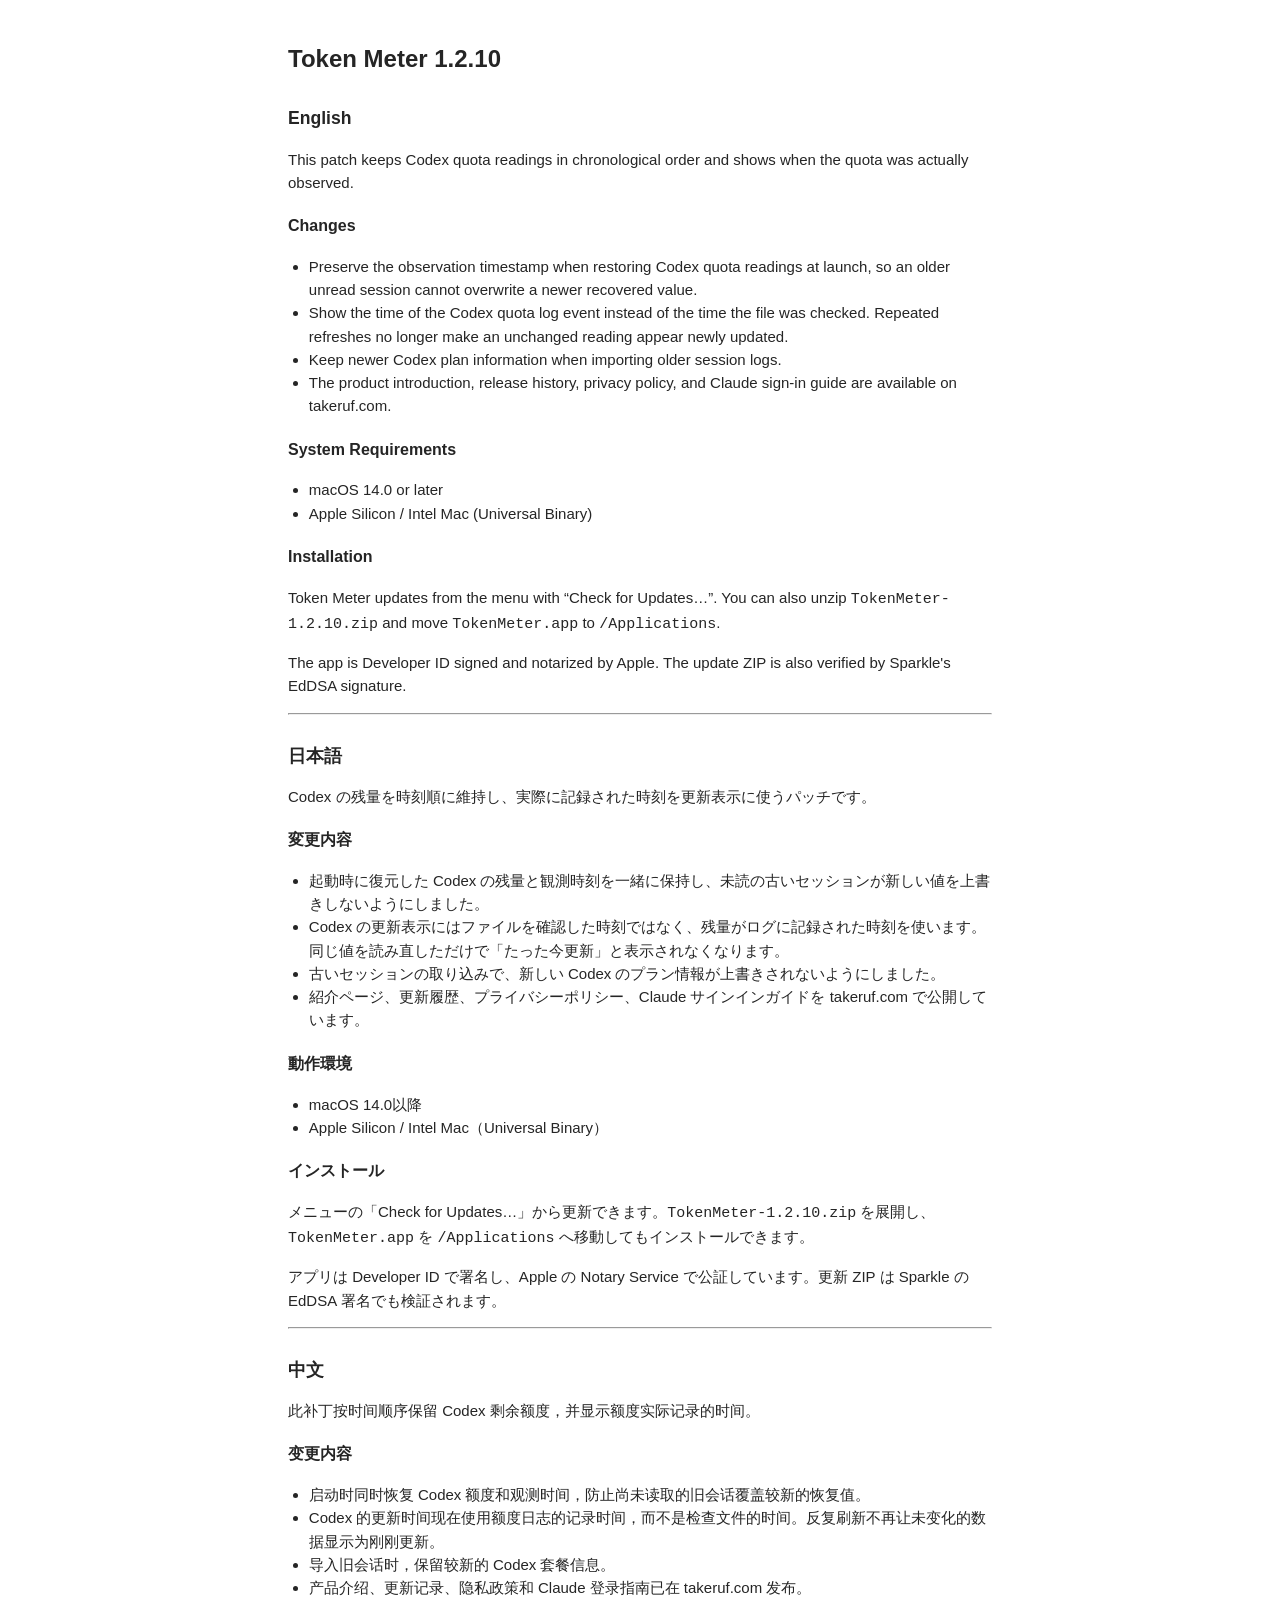
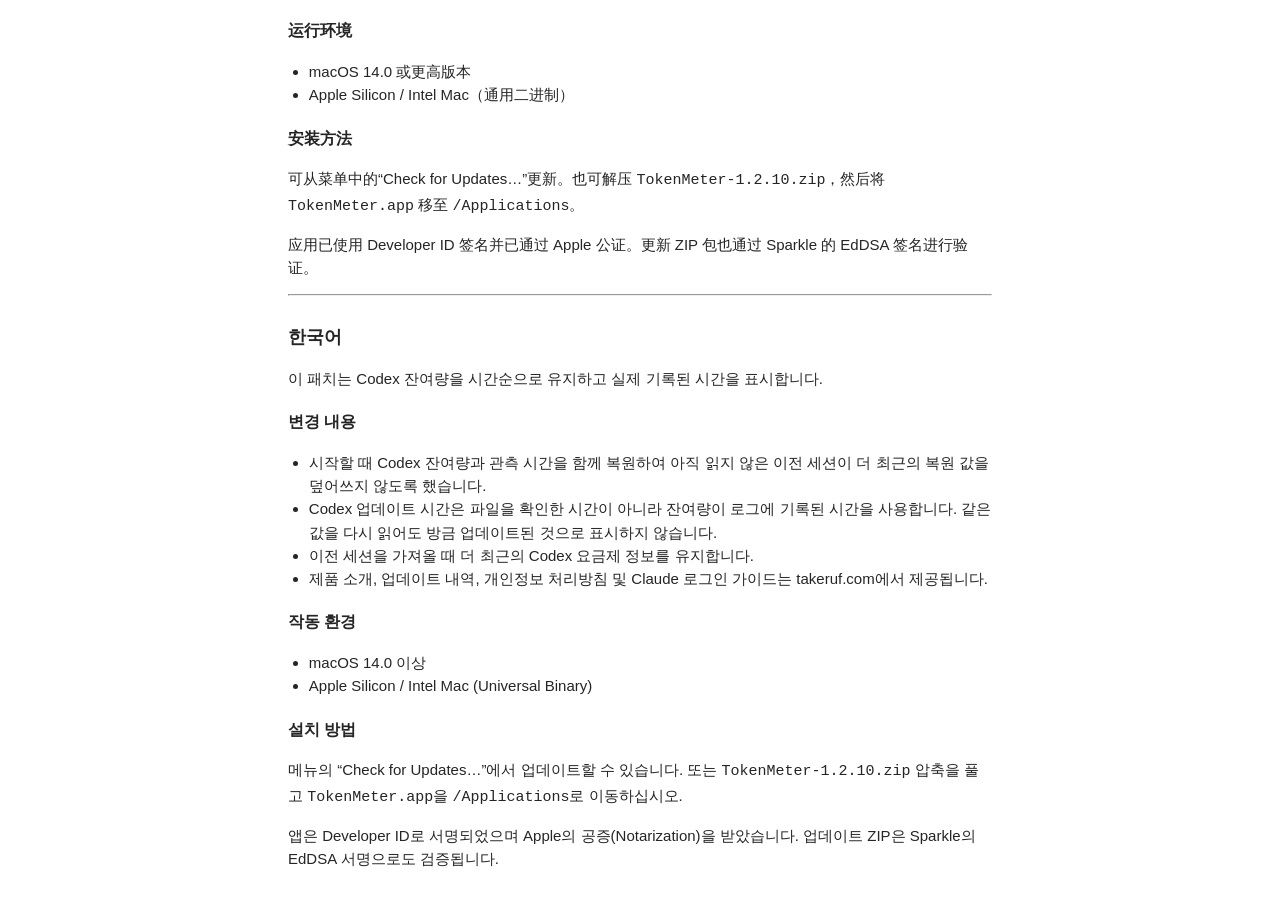
<file: docs/release-notes/v1.2.10.html>
<!doctype html>
<html lang="ja">
<head>
  <meta charset="utf-8">
  <meta name="viewport" content="width=device-width, initial-scale=1">
  <title>Token Meter 1.2.10 Release Notes</title>
  <style>
    body { color: #252525; font: 15px -apple-system, BlinkMacSystemFont, "Helvetica Neue", sans-serif; line-height: 1.55; }
    .notes { max-width: 44rem; margin: 0 auto; padding: 1rem 1.5rem; }
    h1 { font-size: 1.5rem; }
    h2 { font-size: 1.1rem; margin-top: 1.75rem; }
    h3 { font-size: 1rem; margin-top: 1.25rem; }
    ul { padding-left: 1.3rem; }
  </style>
</head>
<body>
<div class="notes">
<h1>Token Meter 1.2.10</h1>
<h2>English</h2>
<p>This patch keeps Codex quota readings in chronological order and shows when the quota was actually observed.</p>
<h3>Changes</h3>
<ul>
<li>Preserve the observation timestamp when restoring Codex quota readings at launch, so an older unread session cannot overwrite a newer recovered value.</li>
<li>Show the time of the Codex quota log event instead of the time the file was checked. Repeated refreshes no longer make an unchanged reading appear newly updated.</li>
<li>Keep newer Codex plan information when importing older session logs.</li>
<li>The product introduction, release history, privacy policy, and Claude sign-in guide are available on takeruf.com.</li>
</ul>
<h3>System Requirements</h3>
<ul>
<li>macOS 14.0 or later</li>
<li>Apple Silicon / Intel Mac (Universal Binary)</li>
</ul>
<h3>Installation</h3>
<p>Token Meter updates from the menu with “Check for Updates…”. You can also unzip <code>TokenMeter-1.2.10.zip</code> and move <code>TokenMeter.app</code> to <code>/Applications</code>.</p>
<p>The app is Developer ID signed and notarized by Apple. The update ZIP is also verified by Sparkle&#39;s EdDSA signature.</p>
<hr>
<h2>日本語</h2>
<p>Codex の残量を時刻順に維持し、実際に記録された時刻を更新表示に使うパッチです。</p>
<h3>変更内容</h3>
<ul>
<li>起動時に復元した Codex の残量と観測時刻を一緒に保持し、未読の古いセッションが新しい値を上書きしないようにしました。</li>
<li>Codex の更新表示にはファイルを確認した時刻ではなく、残量がログに記録された時刻を使います。同じ値を読み直しただけで「たった今更新」と表示されなくなります。</li>
<li>古いセッションの取り込みで、新しい Codex のプラン情報が上書きされないようにしました。</li>
<li>紹介ページ、更新履歴、プライバシーポリシー、Claude サインインガイドを takeruf.com で公開しています。</li>
</ul>
<h3>動作環境</h3>
<ul>
<li>macOS 14.0以降</li>
<li>Apple Silicon / Intel Mac（Universal Binary）</li>
</ul>
<h3>インストール</h3>
<p>メニューの「Check for Updates…」から更新できます。<code>TokenMeter-1.2.10.zip</code> を展開し、<code>TokenMeter.app</code> を <code>/Applications</code> へ移動してもインストールできます。</p>
<p>アプリは Developer ID で署名し、Apple の Notary Service で公証しています。更新 ZIP は Sparkle の EdDSA 署名でも検証されます。</p>
<hr>
<h2>中文</h2>
<p>此补丁按时间顺序保留 Codex 剩余额度，并显示额度实际记录的时间。</p>
<h3>变更内容</h3>
<ul>
<li>启动时同时恢复 Codex 额度和观测时间，防止尚未读取的旧会话覆盖较新的恢复值。</li>
<li>Codex 的更新时间现在使用额度日志的记录时间，而不是检查文件的时间。反复刷新不再让未变化的数据显示为刚刚更新。</li>
<li>导入旧会话时，保留较新的 Codex 套餐信息。</li>
<li>产品介绍、更新记录、隐私政策和 Claude 登录指南已在 takeruf.com 发布。</li>
</ul>
<h3>运行环境</h3>
<ul>
<li>macOS 14.0 或更高版本</li>
<li>Apple Silicon / Intel Mac（通用二进制）</li>
</ul>
<h3>安装方法</h3>
<p>可从菜单中的“Check for Updates…”更新。也可解压 <code>TokenMeter-1.2.10.zip</code>，然后将 <code>TokenMeter.app</code> 移至 <code>/Applications</code>。</p>
<p>应用已使用 Developer ID 签名并已通过 Apple 公证。更新 ZIP 包也通过 Sparkle 的 EdDSA 签名进行验证。</p>
<hr>
<h2>한국어</h2>
<p>이 패치는 Codex 잔여량을 시간순으로 유지하고 실제 기록된 시간을 표시합니다.</p>
<h3>변경 내용</h3>
<ul>
<li>시작할 때 Codex 잔여량과 관측 시간을 함께 복원하여 아직 읽지 않은 이전 세션이 더 최근의 복원 값을 덮어쓰지 않도록 했습니다.</li>
<li>Codex 업데이트 시간은 파일을 확인한 시간이 아니라 잔여량이 로그에 기록된 시간을 사용합니다. 같은 값을 다시 읽어도 방금 업데이트된 것으로 표시하지 않습니다.</li>
<li>이전 세션을 가져올 때 더 최근의 Codex 요금제 정보를 유지합니다.</li>
<li>제품 소개, 업데이트 내역, 개인정보 처리방침 및 Claude 로그인 가이드는 takeruf.com에서 제공됩니다.</li>
</ul>
<h3>작동 환경</h3>
<ul>
<li>macOS 14.0 이상</li>
<li>Apple Silicon / Intel Mac (Universal Binary)</li>
</ul>
<h3>설치 방법</h3>
<p>메뉴의 “Check for Updates…”에서 업데이트할 수 있습니다. 또는 <code>TokenMeter-1.2.10.zip</code> 압축을 풀고 <code>TokenMeter.app</code>을 <code>/Applications</code>로 이동하십시오.</p>
<p>앱은 Developer ID로 서명되었으며 Apple의 공증(Notarization)을 받았습니다. 업데이트 ZIP은 Sparkle의 EdDSA 서명으로도 검증됩니다.</p>

</div>
</body>
</html>
</file>
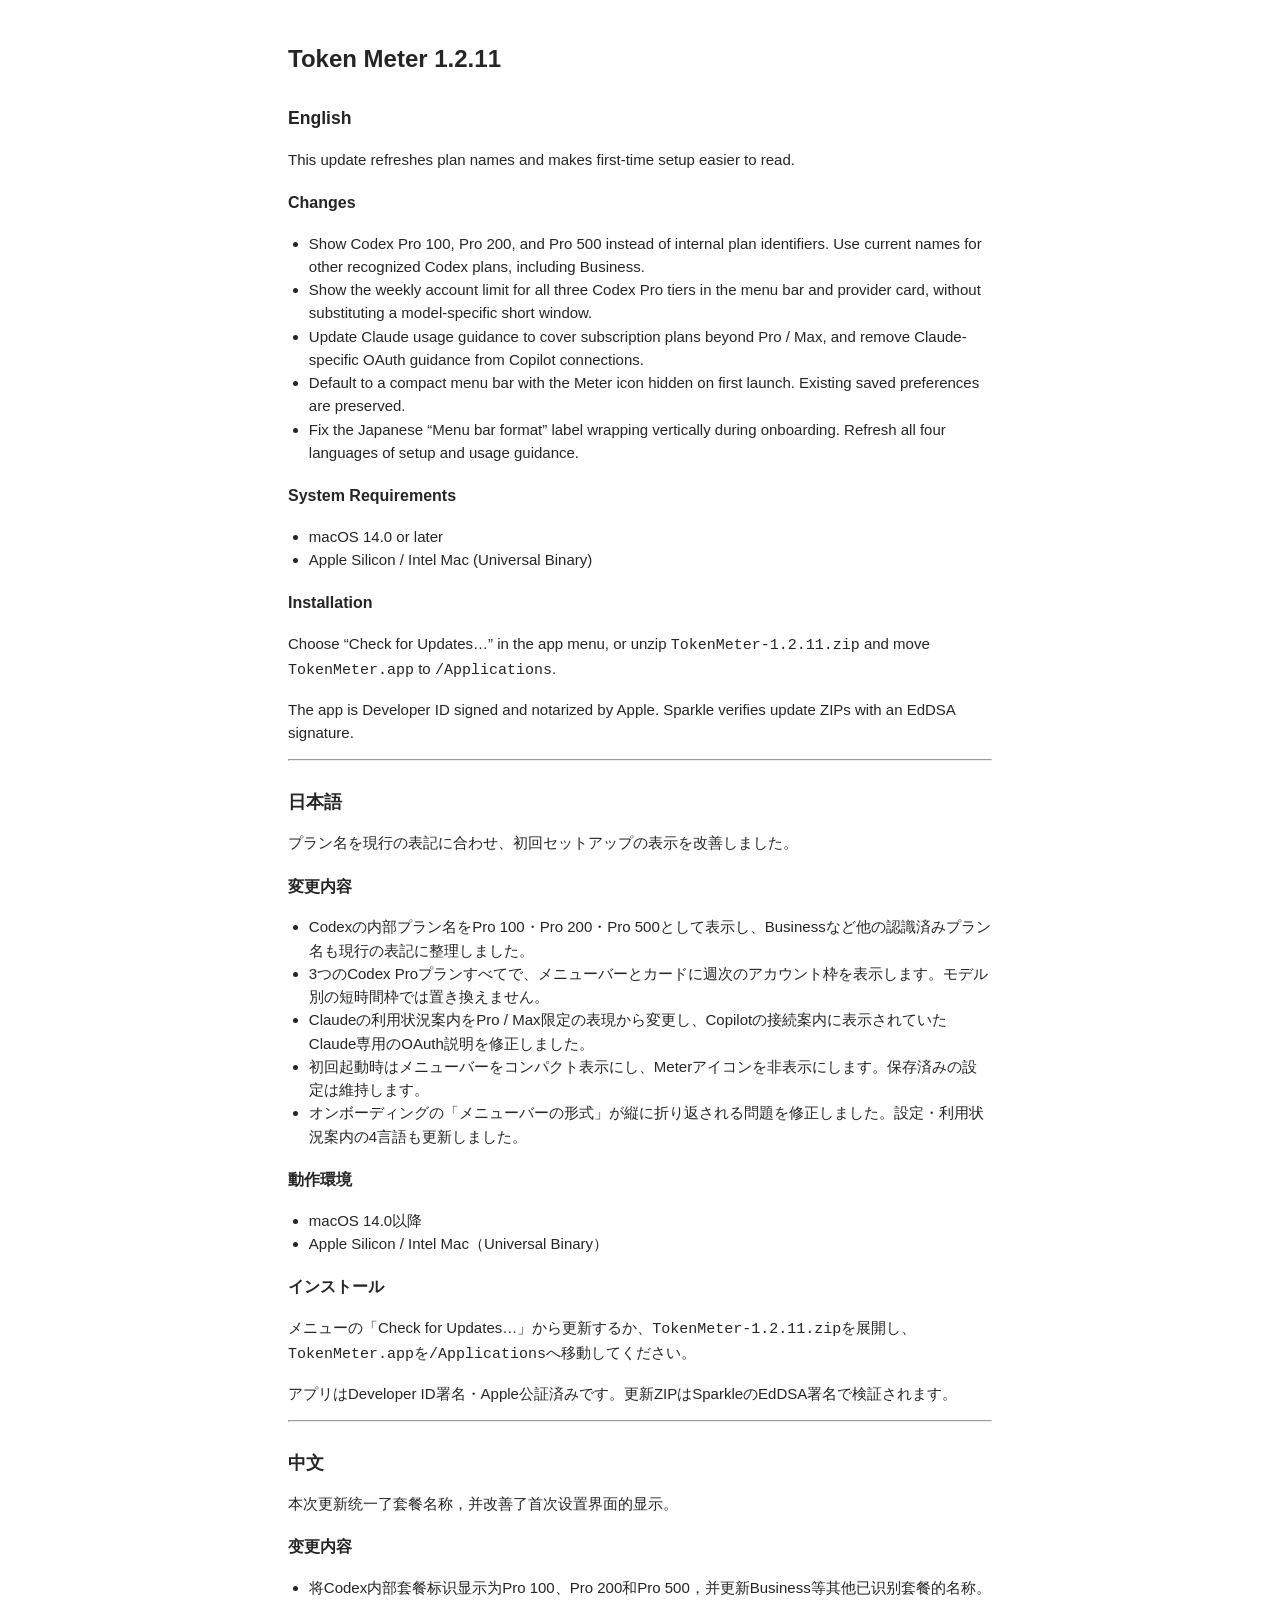
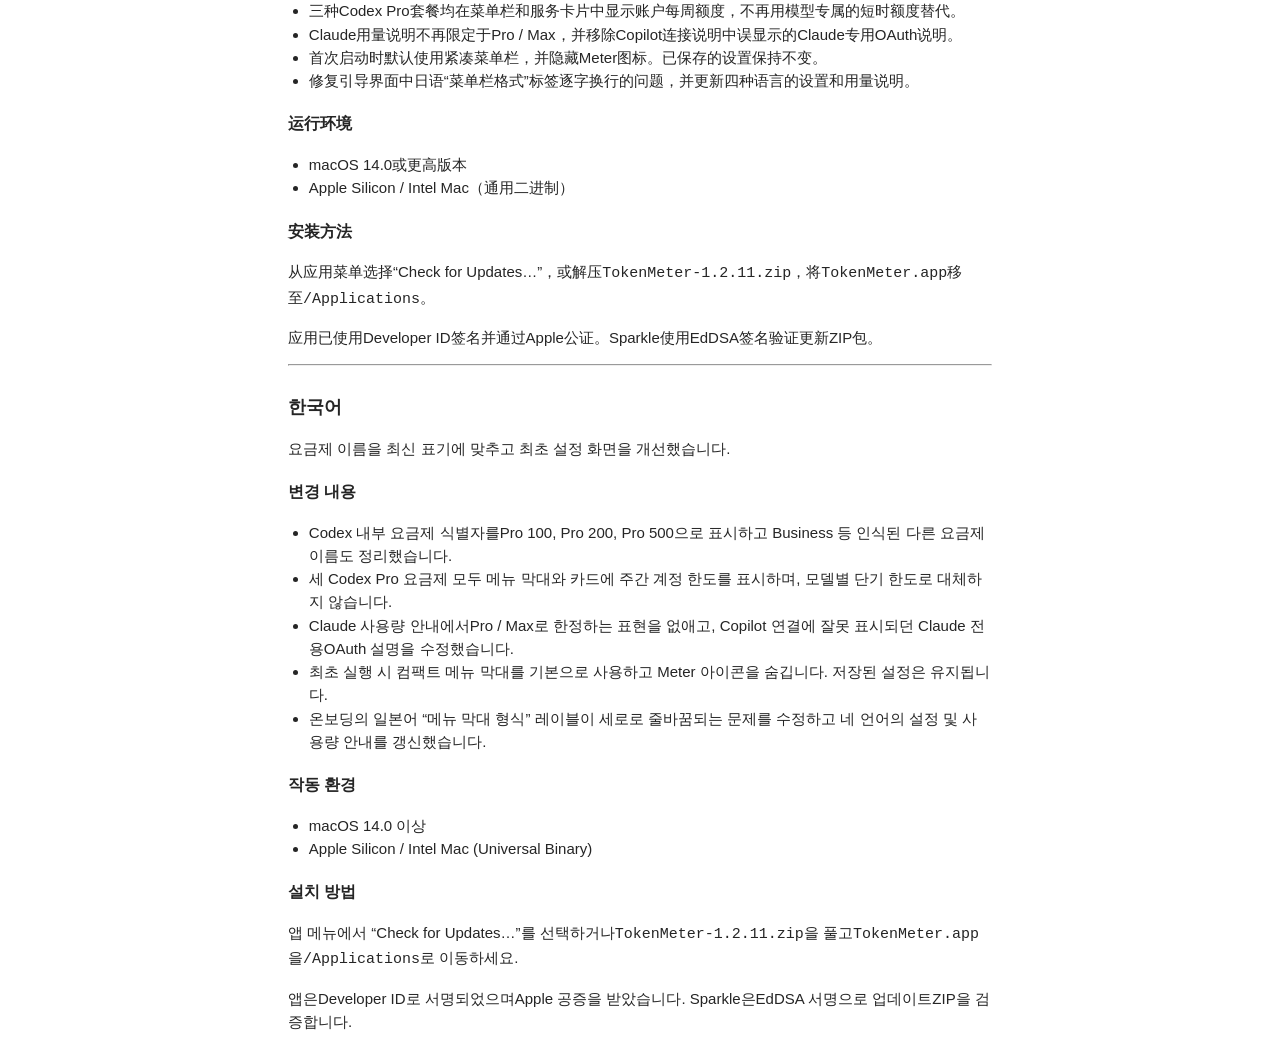
<file: docs/release-notes/v1.2.11.html>
<!doctype html>
<html lang="ja">
<head>
  <meta charset="utf-8">
  <meta name="viewport" content="width=device-width, initial-scale=1">
  <title>Token Meter 1.2.11 Release Notes</title>
  <style>
    body { color: #252525; font: 15px -apple-system, BlinkMacSystemFont, "Helvetica Neue", sans-serif; line-height: 1.55; }
    .notes { max-width: 44rem; margin: 0 auto; padding: 1rem 1.5rem; }
    h1 { font-size: 1.5rem; }
    h2 { font-size: 1.1rem; margin-top: 1.75rem; }
    h3 { font-size: 1rem; margin-top: 1.25rem; }
    ul { padding-left: 1.3rem; }
  </style>
</head>
<body>
<div class="notes">
<h1>Token Meter 1.2.11</h1>
<h2>English</h2>
<p>This update refreshes plan names and makes first-time setup easier to read.</p>
<h3>Changes</h3>
<ul>
<li>Show Codex Pro 100, Pro 200, and Pro 500 instead of internal plan identifiers. Use current names for other recognized Codex plans, including Business.</li>
<li>Show the weekly account limit for all three Codex Pro tiers in the menu bar and provider card, without substituting a model-specific short window.</li>
<li>Update Claude usage guidance to cover subscription plans beyond Pro / Max, and remove Claude-specific OAuth guidance from Copilot connections.</li>
<li>Default to a compact menu bar with the Meter icon hidden on first launch. Existing saved preferences are preserved.</li>
<li>Fix the Japanese “Menu bar format” label wrapping vertically during onboarding. Refresh all four languages of setup and usage guidance.</li>
</ul>
<h3>System Requirements</h3>
<ul>
<li>macOS 14.0 or later</li>
<li>Apple Silicon / Intel Mac (Universal Binary)</li>
</ul>
<h3>Installation</h3>
<p>Choose “Check for Updates…” in the app menu, or unzip <code>TokenMeter-1.2.11.zip</code> and move <code>TokenMeter.app</code> to <code>/Applications</code>.</p>
<p>The app is Developer ID signed and notarized by Apple. Sparkle verifies update ZIPs with an EdDSA signature.</p>
<hr>
<h2>日本語</h2>
<p>プラン名を現行の表記に合わせ、初回セットアップの表示を改善しました。</p>
<h3>変更内容</h3>
<ul>
<li>Codexの内部プラン名をPro 100・Pro 200・Pro 500として表示し、Businessなど他の認識済みプラン名も現行の表記に整理しました。</li>
<li>3つのCodex Proプランすべてで、メニューバーとカードに週次のアカウント枠を表示します。モデル別の短時間枠では置き換えません。</li>
<li>Claudeの利用状況案内をPro / Max限定の表現から変更し、Copilotの接続案内に表示されていたClaude専用のOAuth説明を修正しました。</li>
<li>初回起動時はメニューバーをコンパクト表示にし、Meterアイコンを非表示にします。保存済みの設定は維持します。</li>
<li>オンボーディングの「メニューバーの形式」が縦に折り返される問題を修正しました。設定・利用状況案内の4言語も更新しました。</li>
</ul>
<h3>動作環境</h3>
<ul>
<li>macOS 14.0以降</li>
<li>Apple Silicon / Intel Mac（Universal Binary）</li>
</ul>
<h3>インストール</h3>
<p>メニューの「Check for Updates…」から更新するか、<code>TokenMeter-1.2.11.zip</code>を展開し、<code>TokenMeter.app</code>を<code>/Applications</code>へ移動してください。</p>
<p>アプリはDeveloper ID署名・Apple公証済みです。更新ZIPはSparkleのEdDSA署名で検証されます。</p>
<hr>
<h2>中文</h2>
<p>本次更新统一了套餐名称，并改善了首次设置界面的显示。</p>
<h3>变更内容</h3>
<ul>
<li>将Codex内部套餐标识显示为Pro 100、Pro 200和Pro 500，并更新Business等其他已识别套餐的名称。</li>
<li>三种Codex Pro套餐均在菜单栏和服务卡片中显示账户每周额度，不再用模型专属的短时额度替代。</li>
<li>Claude用量说明不再限定于Pro / Max，并移除Copilot连接说明中误显示的Claude专用OAuth说明。</li>
<li>首次启动时默认使用紧凑菜单栏，并隐藏Meter图标。已保存的设置保持不变。</li>
<li>修复引导界面中日语“菜单栏格式”标签逐字换行的问题，并更新四种语言的设置和用量说明。</li>
</ul>
<h3>运行环境</h3>
<ul>
<li>macOS 14.0或更高版本</li>
<li>Apple Silicon / Intel Mac（通用二进制）</li>
</ul>
<h3>安装方法</h3>
<p>从应用菜单选择“Check for Updates…”，或解压<code>TokenMeter-1.2.11.zip</code>，将<code>TokenMeter.app</code>移至<code>/Applications</code>。</p>
<p>应用已使用Developer ID签名并通过Apple公证。Sparkle使用EdDSA签名验证更新ZIP包。</p>
<hr>
<h2>한국어</h2>
<p>요금제 이름을 최신 표기에 맞추고 최초 설정 화면을 개선했습니다.</p>
<h3>변경 내용</h3>
<ul>
<li>Codex 내부 요금제 식별자를Pro 100, Pro 200, Pro 500으로 표시하고 Business 등 인식된 다른 요금제 이름도 정리했습니다.</li>
<li>세 Codex Pro 요금제 모두 메뉴 막대와 카드에 주간 계정 한도를 표시하며, 모델별 단기 한도로 대체하지 않습니다.</li>
<li>Claude 사용량 안내에서Pro / Max로 한정하는 표현을 없애고, Copilot 연결에 잘못 표시되던 Claude 전용OAuth 설명을 수정했습니다.</li>
<li>최초 실행 시 컴팩트 메뉴 막대를 기본으로 사용하고 Meter 아이콘을 숨깁니다. 저장된 설정은 유지됩니다.</li>
<li>온보딩의 일본어 “메뉴 막대 형식” 레이블이 세로로 줄바꿈되는 문제를 수정하고 네 언어의 설정 및 사용량 안내를 갱신했습니다.</li>
</ul>
<h3>작동 환경</h3>
<ul>
<li>macOS 14.0 이상</li>
<li>Apple Silicon / Intel Mac (Universal Binary)</li>
</ul>
<h3>설치 방법</h3>
<p>앱 메뉴에서 “Check for Updates…”를 선택하거나<code>TokenMeter-1.2.11.zip</code>을 풀고<code>TokenMeter.app</code>을<code>/Applications</code>로 이동하세요.</p>
<p>앱은Developer ID로 서명되었으며Apple 공증을 받았습니다. Sparkle은EdDSA 서명으로 업데이트ZIP을 검증합니다.</p>

</div>
</body>
</html>
</file>
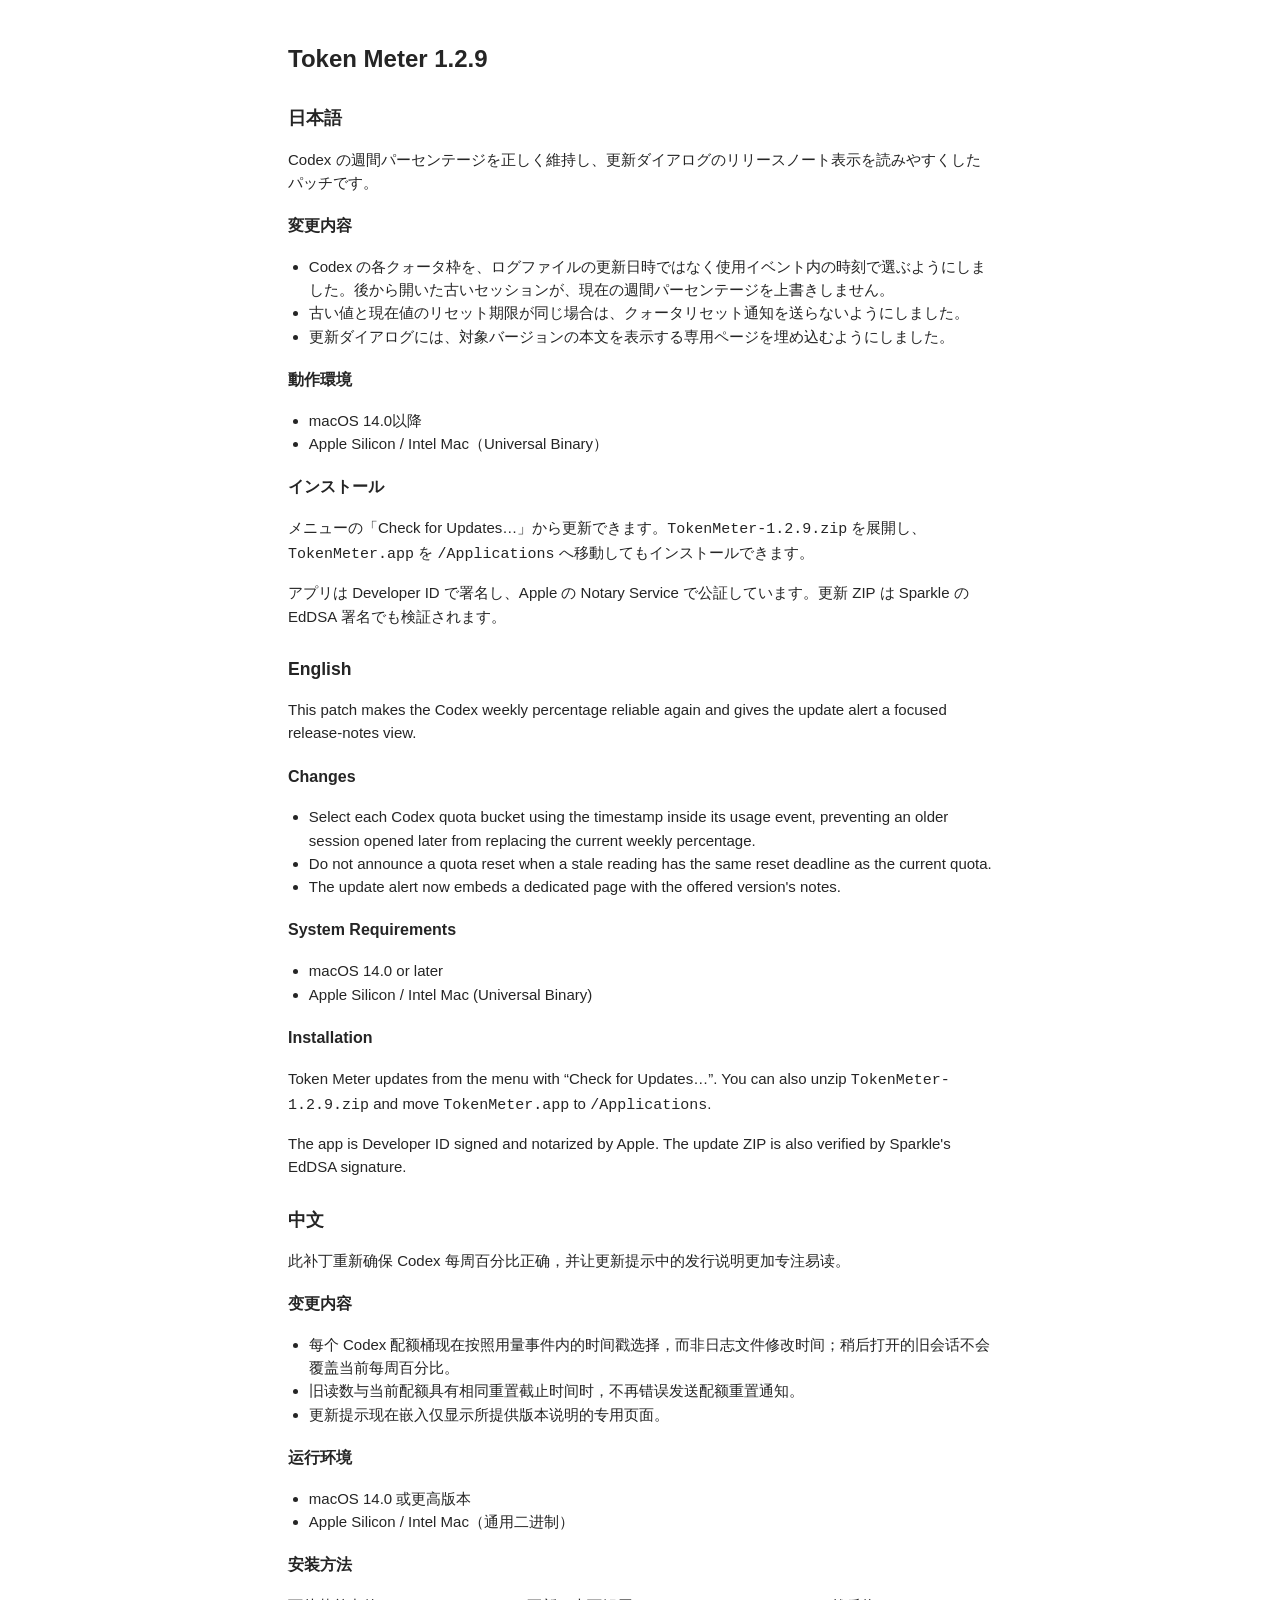
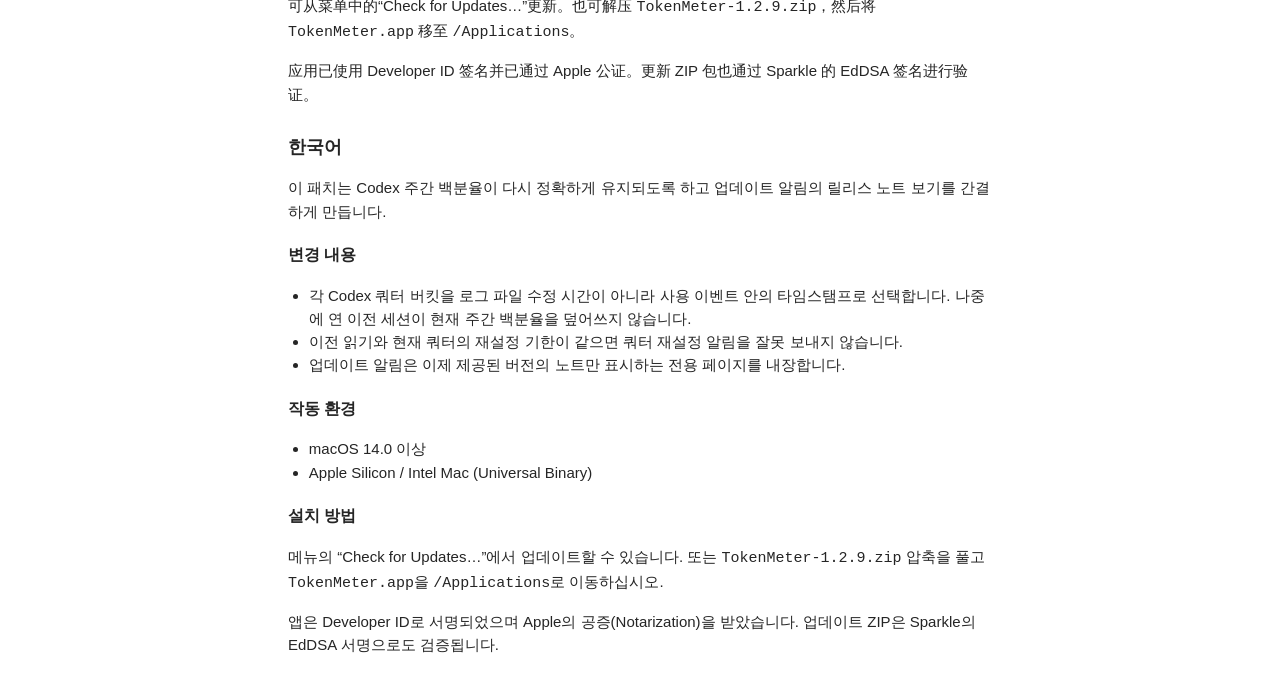
<file: docs/release-notes/v1.2.9.html>
<!doctype html>
<html lang="ja">
<head>
  <meta charset="utf-8">
  <meta name="viewport" content="width=device-width, initial-scale=1">
  <title>Token Meter 1.2.9 Release Notes</title>
  <style>
    body { color: #252525; font: 15px -apple-system, BlinkMacSystemFont, "Helvetica Neue", sans-serif; line-height: 1.55; }
    .notes { max-width: 44rem; margin: 0 auto; padding: 1rem 1.5rem; }
    h1 { font-size: 1.5rem; }
    h2 { font-size: 1.1rem; margin-top: 1.75rem; }
    h3 { font-size: 1rem; margin-top: 1.25rem; }
    ul { padding-left: 1.3rem; }
  </style>
</head>
<body>
  <div class="notes">
    <h1>Token Meter 1.2.9</h1>

    <h2>日本語</h2>
    <p>Codex の週間パーセンテージを正しく維持し、更新ダイアログのリリースノート表示を読みやすくしたパッチです。</p>
    <h3>変更内容</h3>
    <ul>
      <li>Codex の各クォータ枠を、ログファイルの更新日時ではなく使用イベント内の時刻で選ぶようにしました。後から開いた古いセッションが、現在の週間パーセンテージを上書きしません。</li>
      <li>古い値と現在値のリセット期限が同じ場合は、クォータリセット通知を送らないようにしました。</li>
      <li>更新ダイアログには、対象バージョンの本文を表示する専用ページを埋め込むようにしました。</li>
    </ul>
    <h3>動作環境</h3>
    <ul><li>macOS 14.0以降</li><li>Apple Silicon / Intel Mac（Universal Binary）</li></ul>
    <h3>インストール</h3>
    <p>メニューの「Check for Updates…」から更新できます。<code>TokenMeter-1.2.9.zip</code> を展開し、<code>TokenMeter.app</code> を <code>/Applications</code> へ移動してもインストールできます。</p>
    <p>アプリは Developer ID で署名し、Apple の Notary Service で公証しています。更新 ZIP は Sparkle の EdDSA 署名でも検証されます。</p>

    <h2>English</h2>
    <p>This patch makes the Codex weekly percentage reliable again and gives the update alert a focused release-notes view.</p>
    <h3>Changes</h3>
    <ul>
      <li>Select each Codex quota bucket using the timestamp inside its usage event, preventing an older session opened later from replacing the current weekly percentage.</li>
      <li>Do not announce a quota reset when a stale reading has the same reset deadline as the current quota.</li>
      <li>The update alert now embeds a dedicated page with the offered version's notes.</li>
    </ul>
    <h3>System Requirements</h3>
    <ul><li>macOS 14.0 or later</li><li>Apple Silicon / Intel Mac (Universal Binary)</li></ul>
    <h3>Installation</h3>
    <p>Token Meter updates from the menu with “Check for Updates…”. You can also unzip <code>TokenMeter-1.2.9.zip</code> and move <code>TokenMeter.app</code> to <code>/Applications</code>.</p>
    <p>The app is Developer ID signed and notarized by Apple. The update ZIP is also verified by Sparkle's EdDSA signature.</p>

    <h2>中文</h2>
    <p>此补丁重新确保 Codex 每周百分比正确，并让更新提示中的发行说明更加专注易读。</p>
    <h3>变更内容</h3>
    <ul>
      <li>每个 Codex 配额桶现在按照用量事件内的时间戳选择，而非日志文件修改时间；稍后打开的旧会话不会覆盖当前每周百分比。</li>
      <li>旧读数与当前配额具有相同重置截止时间时，不再错误发送配额重置通知。</li>
      <li>更新提示现在嵌入仅显示所提供版本说明的专用页面。</li>
    </ul>
    <h3>运行环境</h3>
    <ul><li>macOS 14.0 或更高版本</li><li>Apple Silicon / Intel Mac（通用二进制）</li></ul>
    <h3>安装方法</h3>
    <p>可从菜单中的“Check for Updates…”更新。也可解压 <code>TokenMeter-1.2.9.zip</code>，然后将 <code>TokenMeter.app</code> 移至 <code>/Applications</code>。</p>
    <p>应用已使用 Developer ID 签名并已通过 Apple 公证。更新 ZIP 包也通过 Sparkle 的 EdDSA 签名进行验证。</p>

    <h2>한국어</h2>
    <p>이 패치는 Codex 주간 백분율이 다시 정확하게 유지되도록 하고 업데이트 알림의 릴리스 노트 보기를 간결하게 만듭니다.</p>
    <h3>변경 내용</h3>
    <ul>
      <li>각 Codex 쿼터 버킷을 로그 파일 수정 시간이 아니라 사용 이벤트 안의 타임스탬프로 선택합니다. 나중에 연 이전 세션이 현재 주간 백분율을 덮어쓰지 않습니다.</li>
      <li>이전 읽기와 현재 쿼터의 재설정 기한이 같으면 쿼터 재설정 알림을 잘못 보내지 않습니다.</li>
      <li>업데이트 알림은 이제 제공된 버전의 노트만 표시하는 전용 페이지를 내장합니다.</li>
    </ul>
    <h3>작동 환경</h3>
    <ul><li>macOS 14.0 이상</li><li>Apple Silicon / Intel Mac (Universal Binary)</li></ul>
    <h3>설치 방법</h3>
    <p>메뉴의 “Check for Updates…”에서 업데이트할 수 있습니다. 또는 <code>TokenMeter-1.2.9.zip</code> 압축을 풀고 <code>TokenMeter.app</code>을 <code>/Applications</code>로 이동하십시오.</p>
    <p>앱은 Developer ID로 서명되었으며 Apple의 공증(Notarization)을 받았습니다. 업데이트 ZIP은 Sparkle의 EdDSA 서명으로도 검증됩니다.</p>
  </div>
</body>
</html>
</file>
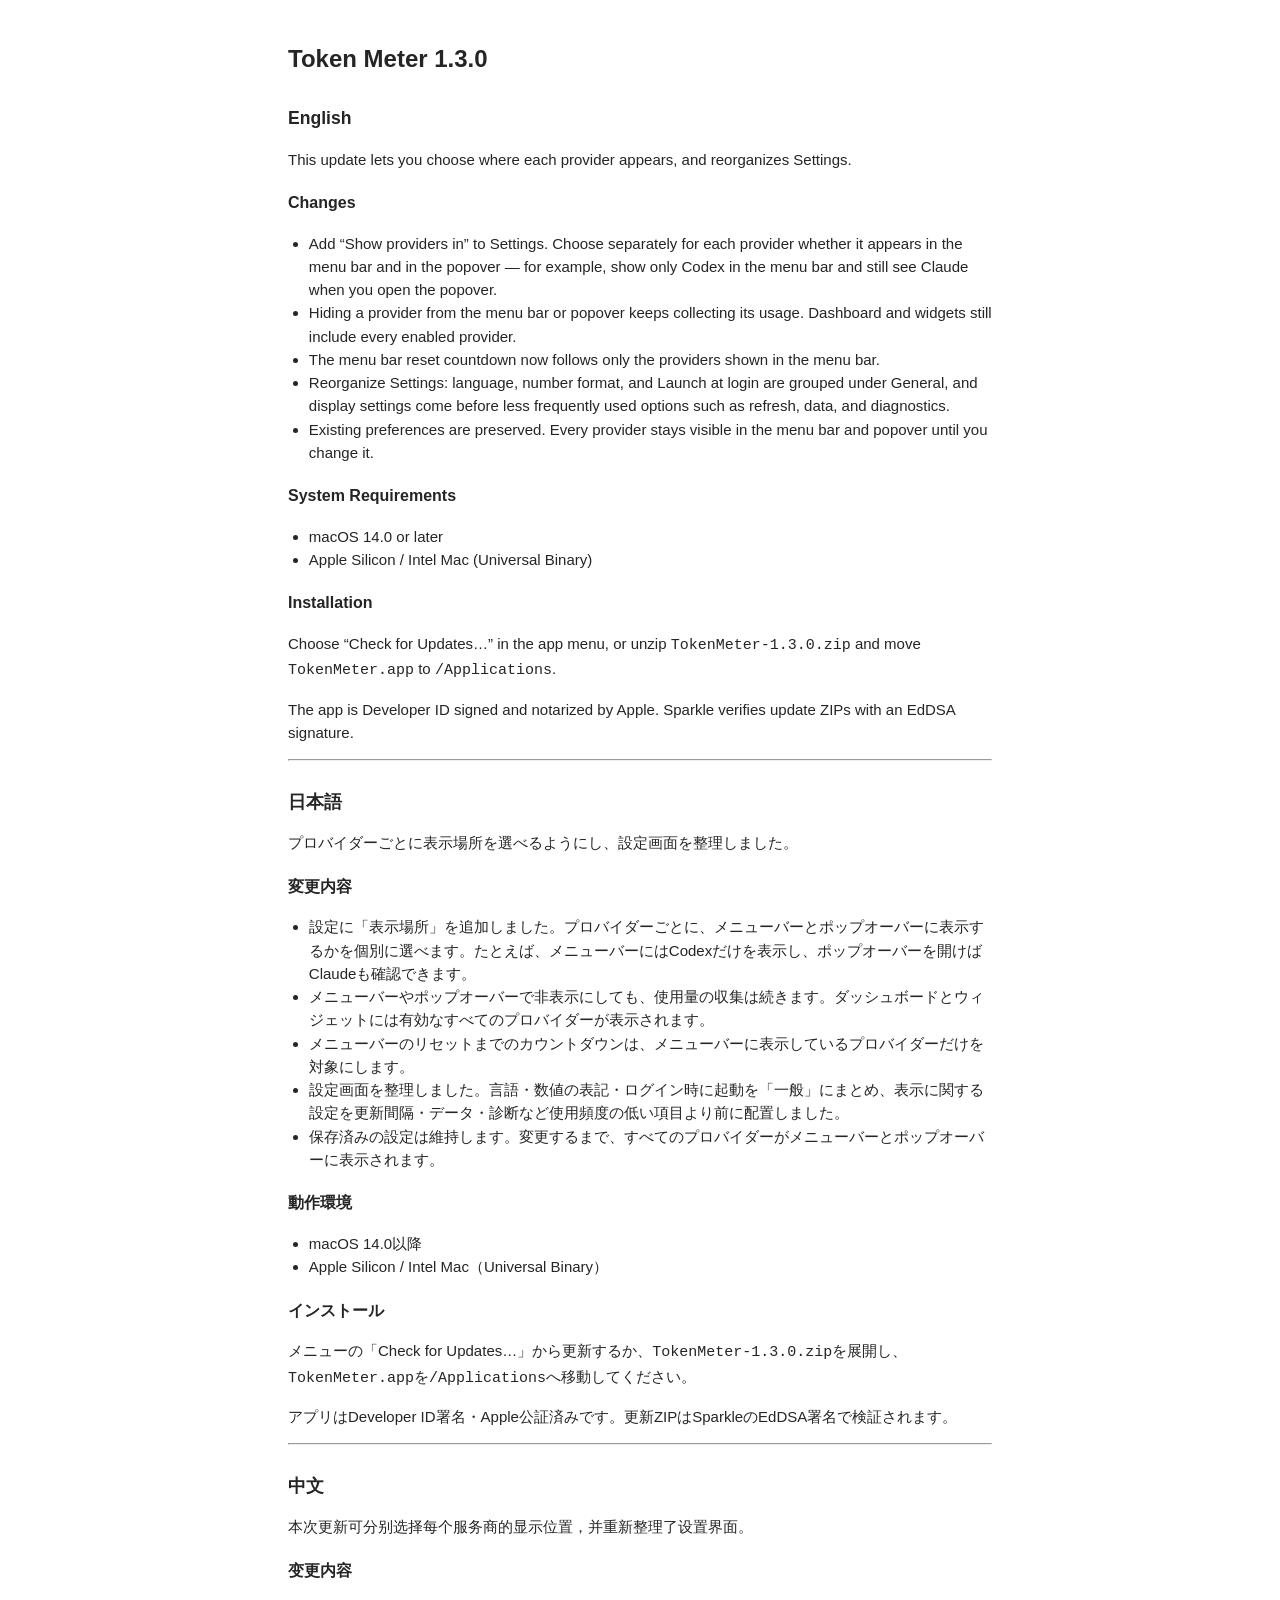
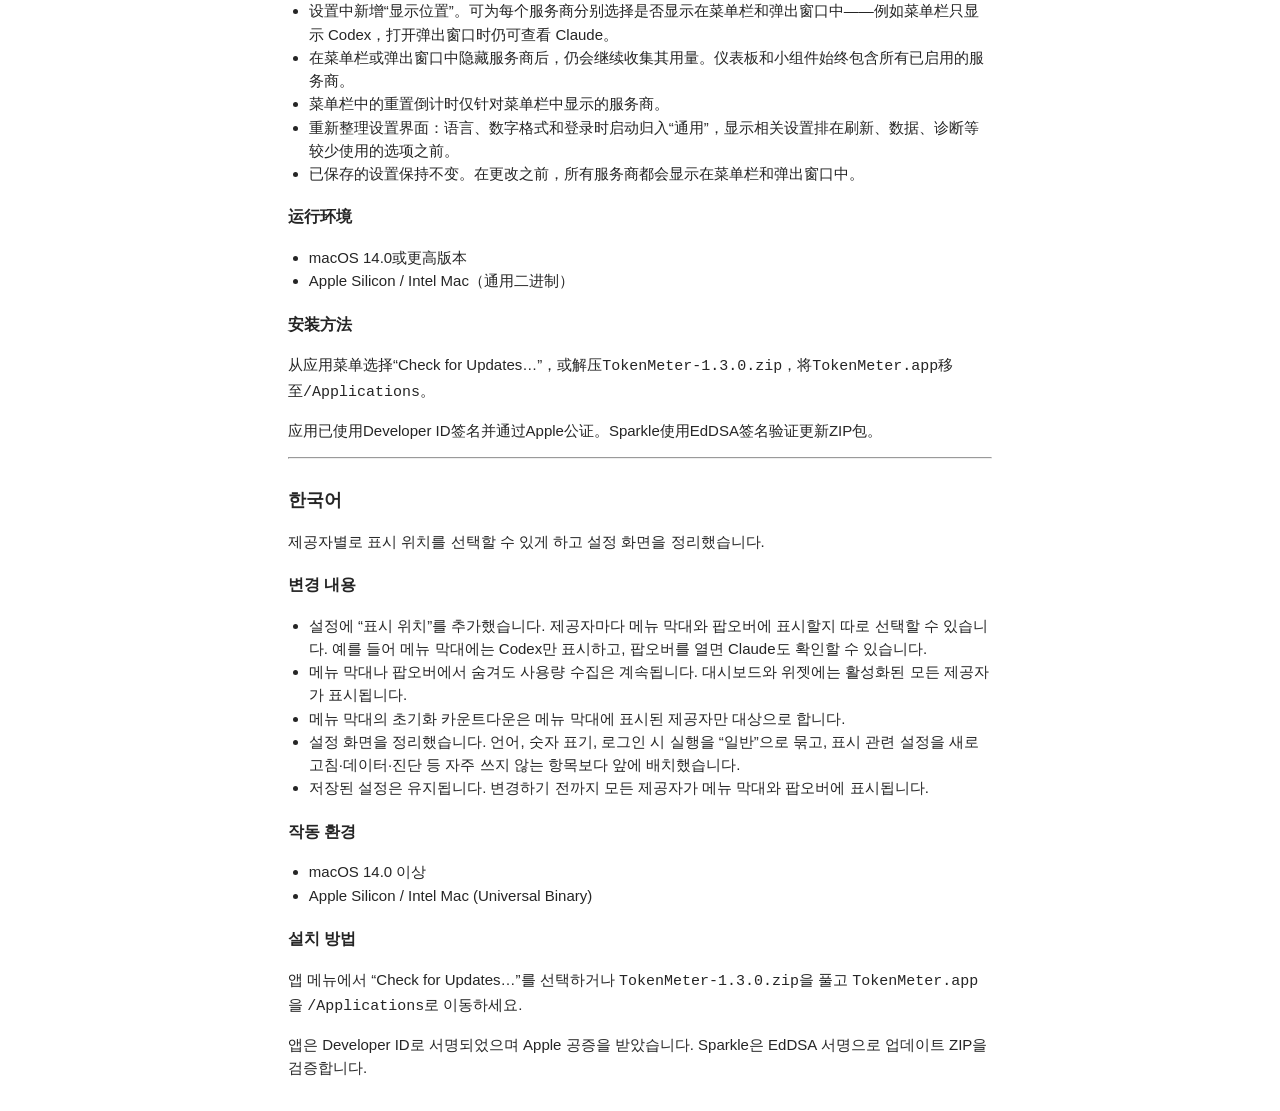
<file: docs/release-notes/v1.3.0.html>
<!doctype html>
<html lang="ja">
<head>
  <meta charset="utf-8">
  <meta name="viewport" content="width=device-width, initial-scale=1">
  <title>Token Meter 1.3.0 Release Notes</title>
  <style>
    body { color: #252525; font: 15px -apple-system, BlinkMacSystemFont, "Helvetica Neue", sans-serif; line-height: 1.55; }
    .notes { max-width: 44rem; margin: 0 auto; padding: 1rem 1.5rem; }
    h1 { font-size: 1.5rem; }
    h2 { font-size: 1.1rem; margin-top: 1.75rem; }
    h3 { font-size: 1rem; margin-top: 1.25rem; }
    ul { padding-left: 1.3rem; }
  </style>
</head>
<body>
<div class="notes">
<h1>Token Meter 1.3.0</h1>
<h2>English</h2>
<p>This update lets you choose where each provider appears, and reorganizes Settings.</p>
<h3>Changes</h3>
<ul>
<li>Add “Show providers in” to Settings. Choose separately for each provider whether it appears in the menu bar and in the popover — for example, show only Codex in the menu bar and still see Claude when you open the popover.</li>
<li>Hiding a provider from the menu bar or popover keeps collecting its usage. Dashboard and widgets still include every enabled provider.</li>
<li>The menu bar reset countdown now follows only the providers shown in the menu bar.</li>
<li>Reorganize Settings: language, number format, and Launch at login are grouped under General, and display settings come before less frequently used options such as refresh, data, and diagnostics.</li>
<li>Existing preferences are preserved. Every provider stays visible in the menu bar and popover until you change it.</li>
</ul>
<h3>System Requirements</h3>
<ul>
<li>macOS 14.0 or later</li>
<li>Apple Silicon / Intel Mac (Universal Binary)</li>
</ul>
<h3>Installation</h3>
<p>Choose “Check for Updates…” in the app menu, or unzip <code>TokenMeter-1.3.0.zip</code> and move <code>TokenMeter.app</code> to <code>/Applications</code>.</p>
<p>The app is Developer ID signed and notarized by Apple. Sparkle verifies update ZIPs with an EdDSA signature.</p>
<hr>
<h2>日本語</h2>
<p>プロバイダーごとに表示場所を選べるようにし、設定画面を整理しました。</p>
<h3>変更内容</h3>
<ul>
<li>設定に「表示場所」を追加しました。プロバイダーごとに、メニューバーとポップオーバーに表示するかを個別に選べます。たとえば、メニューバーにはCodexだけを表示し、ポップオーバーを開けばClaudeも確認できます。</li>
<li>メニューバーやポップオーバーで非表示にしても、使用量の収集は続きます。ダッシュボードとウィジェットには有効なすべてのプロバイダーが表示されます。</li>
<li>メニューバーのリセットまでのカウントダウンは、メニューバーに表示しているプロバイダーだけを対象にします。</li>
<li>設定画面を整理しました。言語・数値の表記・ログイン時に起動を「一般」にまとめ、表示に関する設定を更新間隔・データ・診断など使用頻度の低い項目より前に配置しました。</li>
<li>保存済みの設定は維持します。変更するまで、すべてのプロバイダーがメニューバーとポップオーバーに表示されます。</li>
</ul>
<h3>動作環境</h3>
<ul>
<li>macOS 14.0以降</li>
<li>Apple Silicon / Intel Mac（Universal Binary）</li>
</ul>
<h3>インストール</h3>
<p>メニューの「Check for Updates…」から更新するか、<code>TokenMeter-1.3.0.zip</code>を展開し、<code>TokenMeter.app</code>を<code>/Applications</code>へ移動してください。</p>
<p>アプリはDeveloper ID署名・Apple公証済みです。更新ZIPはSparkleのEdDSA署名で検証されます。</p>
<hr>
<h2>中文</h2>
<p>本次更新可分别选择每个服务商的显示位置，并重新整理了设置界面。</p>
<h3>变更内容</h3>
<ul>
<li>设置中新增“显示位置”。可为每个服务商分别选择是否显示在菜单栏和弹出窗口中——例如菜单栏只显示 Codex，打开弹出窗口时仍可查看 Claude。</li>
<li>在菜单栏或弹出窗口中隐藏服务商后，仍会继续收集其用量。仪表板和小组件始终包含所有已启用的服务商。</li>
<li>菜单栏中的重置倒计时仅针对菜单栏中显示的服务商。</li>
<li>重新整理设置界面：语言、数字格式和登录时启动归入“通用”，显示相关设置排在刷新、数据、诊断等较少使用的选项之前。</li>
<li>已保存的设置保持不变。在更改之前，所有服务商都会显示在菜单栏和弹出窗口中。</li>
</ul>
<h3>运行环境</h3>
<ul>
<li>macOS 14.0或更高版本</li>
<li>Apple Silicon / Intel Mac（通用二进制）</li>
</ul>
<h3>安装方法</h3>
<p>从应用菜单选择“Check for Updates…”，或解压<code>TokenMeter-1.3.0.zip</code>，将<code>TokenMeter.app</code>移至<code>/Applications</code>。</p>
<p>应用已使用Developer ID签名并通过Apple公证。Sparkle使用EdDSA签名验证更新ZIP包。</p>
<hr>
<h2>한국어</h2>
<p>제공자별로 표시 위치를 선택할 수 있게 하고 설정 화면을 정리했습니다.</p>
<h3>변경 내용</h3>
<ul>
<li>설정에 “표시 위치”를 추가했습니다. 제공자마다 메뉴 막대와 팝오버에 표시할지 따로 선택할 수 있습니다. 예를 들어 메뉴 막대에는 Codex만 표시하고, 팝오버를 열면 Claude도 확인할 수 있습니다.</li>
<li>메뉴 막대나 팝오버에서 숨겨도 사용량 수집은 계속됩니다. 대시보드와 위젯에는 활성화된 모든 제공자가 표시됩니다.</li>
<li>메뉴 막대의 초기화 카운트다운은 메뉴 막대에 표시된 제공자만 대상으로 합니다.</li>
<li>설정 화면을 정리했습니다. 언어, 숫자 표기, 로그인 시 실행을 “일반”으로 묶고, 표시 관련 설정을 새로고침·데이터·진단 등 자주 쓰지 않는 항목보다 앞에 배치했습니다.</li>
<li>저장된 설정은 유지됩니다. 변경하기 전까지 모든 제공자가 메뉴 막대와 팝오버에 표시됩니다.</li>
</ul>
<h3>작동 환경</h3>
<ul>
<li>macOS 14.0 이상</li>
<li>Apple Silicon / Intel Mac (Universal Binary)</li>
</ul>
<h3>설치 방법</h3>
<p>앱 메뉴에서 “Check for Updates…”를 선택하거나 <code>TokenMeter-1.3.0.zip</code>을 풀고 <code>TokenMeter.app</code>을 <code>/Applications</code>로 이동하세요.</p>
<p>앱은 Developer ID로 서명되었으며 Apple 공증을 받았습니다. Sparkle은 EdDSA 서명으로 업데이트 ZIP을 검증합니다.</p>

</div>
</body>
</html>
</file>
